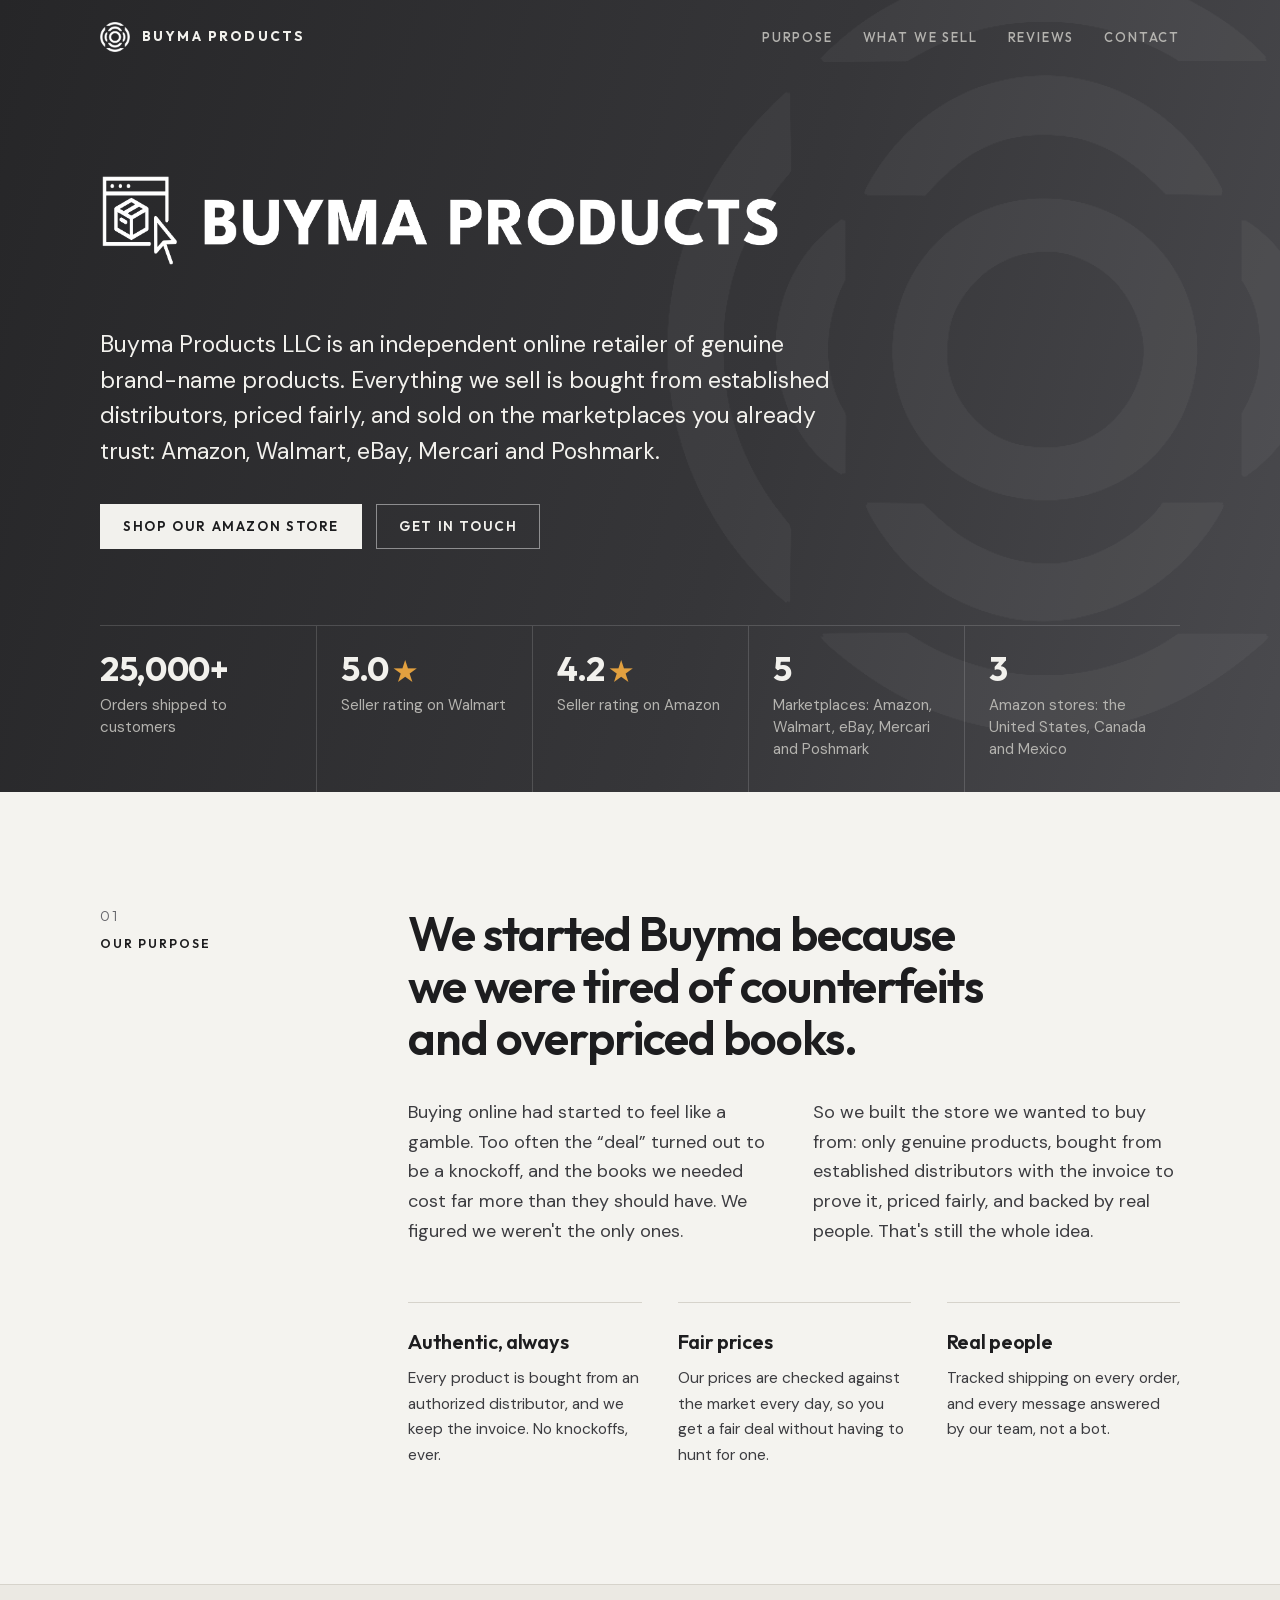
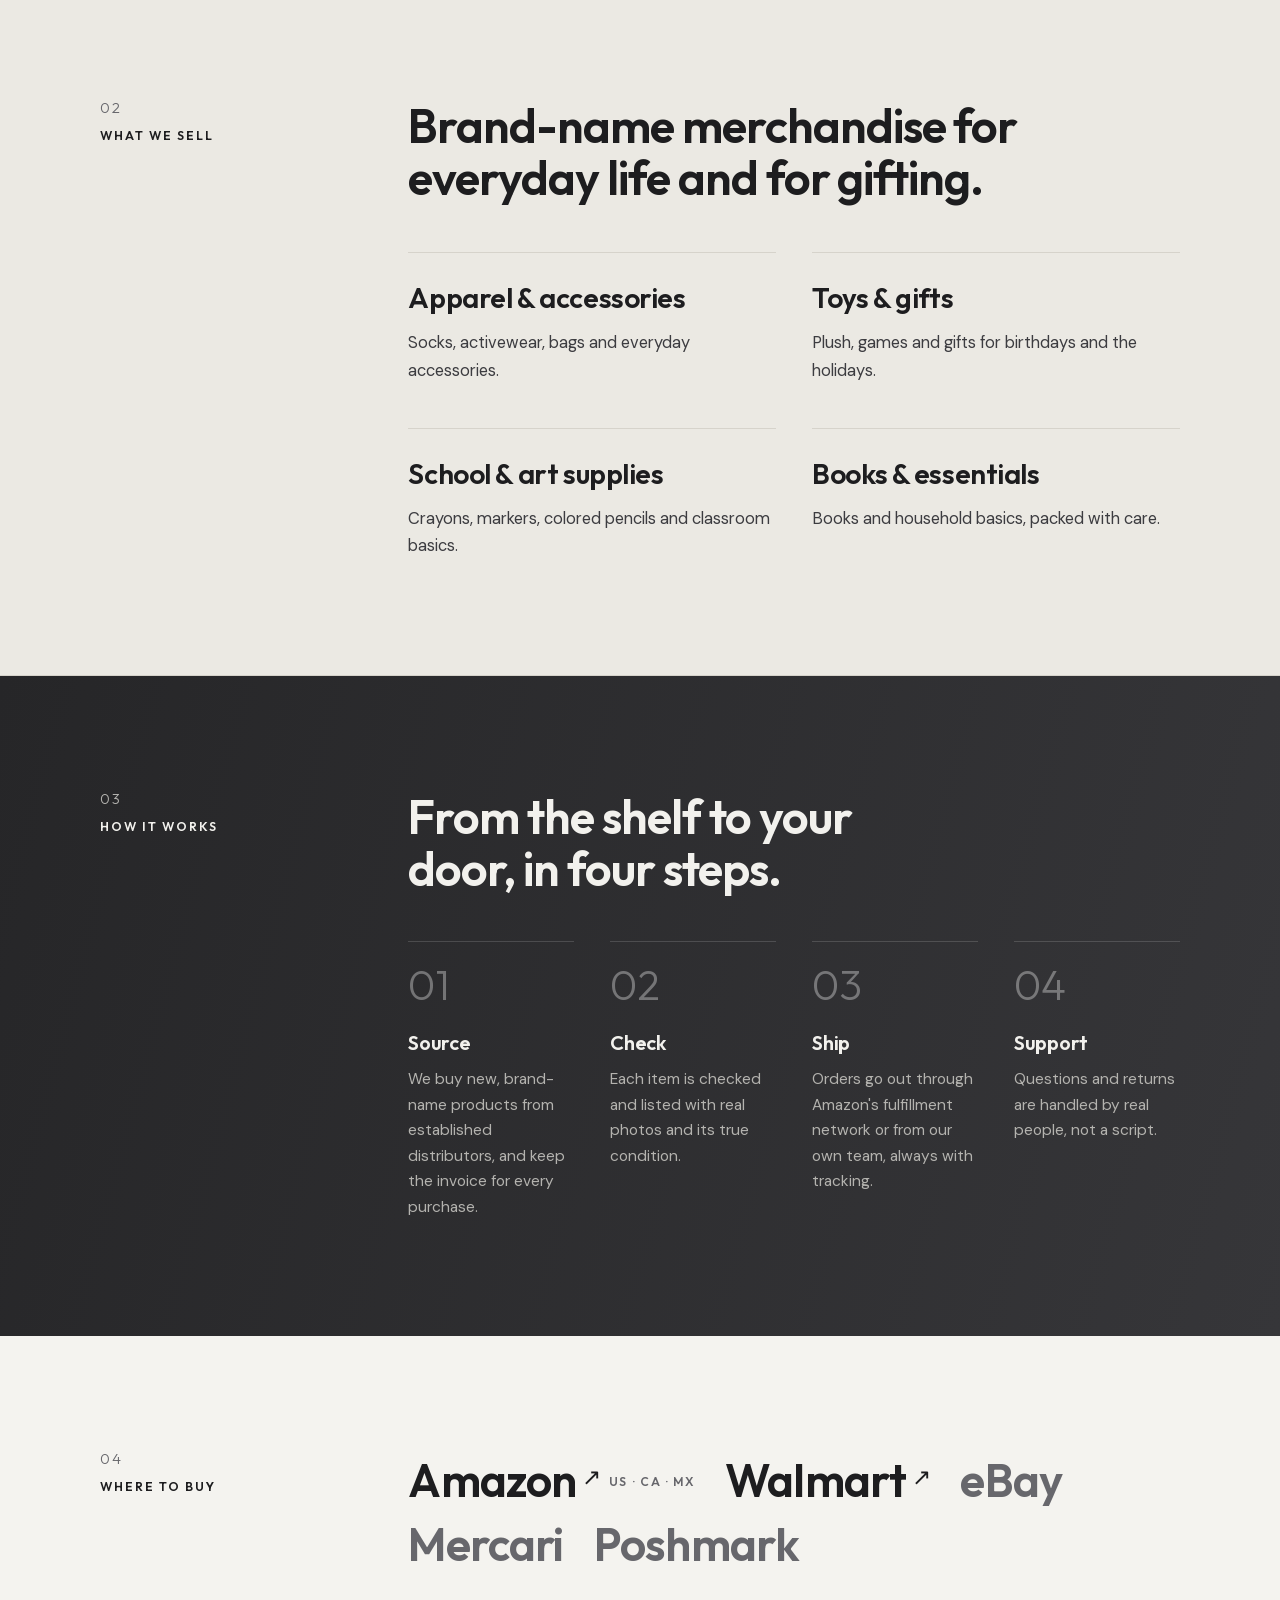
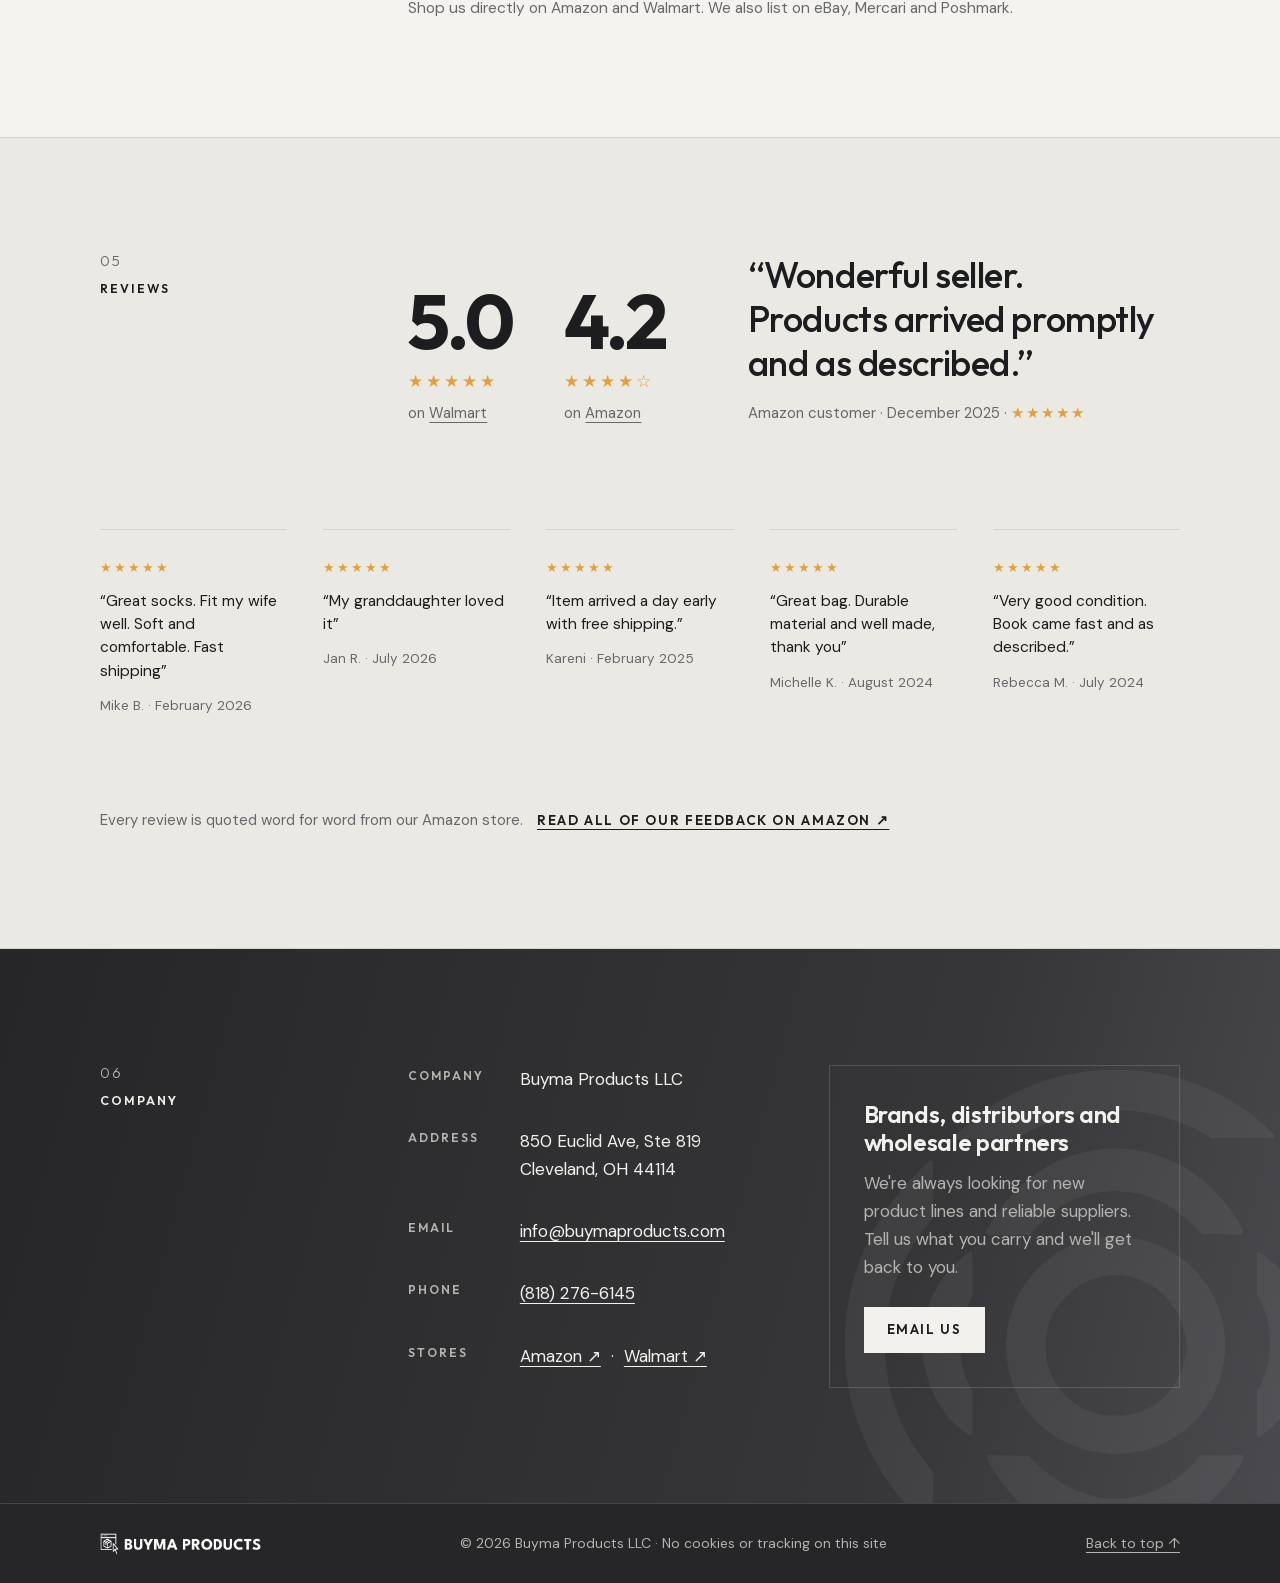
<file: index.html>
<!doctype html>
<html lang="en">
<head>
<meta charset="utf-8">
<meta name="viewport" content="width=device-width, initial-scale=1">
<title>Buyma Products LLC · Genuine brand-name products at fair prices</title>
<meta name="description" content="Buyma Products LLC sells genuine brand-name products at fair prices on Amazon, Walmart Marketplace, eBay, Mercari and Poshmark. Every item is sourced from established distributors.">
<link rel="canonical" href="https://buymaproducts.com/">
<meta name="theme-color" content="#262628">
<link rel="icon" href="/favicon.ico" sizes="any">
<link rel="icon" type="image/png" sizes="32x32" href="/assets/favicon-32.png">
<link rel="apple-touch-icon" href="/assets/apple-touch-icon.png">
<link rel="preload" href="/assets/fonts/Outfit-normal.woff2" as="font" type="font/woff2" crossorigin>
<link rel="preload" href="/assets/fonts/DMSans-normal.woff2" as="font" type="font/woff2" crossorigin>
<meta property="og:type" content="website">
<meta property="og:site_name" content="Buyma Products LLC">
<meta property="og:title" content="Buyma Products LLC">
<meta property="og:description" content="Genuine brand-name products on Amazon, Walmart, eBay and more.">
<meta property="og:url" content="https://buymaproducts.com/">
<meta property="og:image" content="https://buymaproducts.com/assets/og.png">
<meta property="og:image:width" content="1200">
<meta property="og:image:height" content="630">
<meta name="twitter:card" content="summary_large_image">
<link rel="stylesheet" href="/style.css">
<script type="application/ld+json">
{
  "@context": "https://schema.org",
  "@type": "Organization",
  "name": "Buyma Products LLC",
  "url": "https://buymaproducts.com/",
  "logo": "https://buymaproducts.com/assets/logo-512.png",
  "email": "info@buymaproducts.com",
  "telephone": "+1-818-276-6145",
  "address": {
    "@type": "PostalAddress",
    "streetAddress": "850 Euclid Ave Ste 819",
    "addressLocality": "Cleveland",
    "addressRegion": "OH",
    "postalCode": "44114",
    "addressCountry": "US"
  },
  "sameAs": ["https://www.amazon.com/sp?seller=A3UGXQ8UREJ1LC", "https://www.walmart.com/seller/102850688"]
}
</script>
</head>
<body>
<a class="skip" href="#main">Skip to content</a>

<header class="hero">
  <div class="wrap">
    <div class="topbar">
      <a class="brand" href="/" aria-label="Buyma Products, home"><img src="/assets/mark-white.png" alt="" width="30" height="30"><span class="brand-name">Buyma Products</span></a>
      <nav class="menu" aria-label="Main">
        <a href="#purpose">Purpose</a>
        <a class="opt" href="#sell">What we sell</a>
        <a class="opt" href="#reviews">Reviews</a>
        <a href="#contact">Contact</a>
      </nav>
    </div>

    <div class="hero-body">
      <h1 class="brand-h1"><img class="lockup" src="/assets/wordmark-white.png" alt="Buyma Products" width="2095" height="287"></h1>
      <p class="lead">Buyma Products LLC is an independent online retailer of genuine brand-name products. Everything we sell is bought from established distributors, priced fairly, and sold on the marketplaces you already trust: Amazon, Walmart, eBay, Mercari and Poshmark.</p>
      <div class="cta">
        <a class="btn btn-light" href="https://www.amazon.com/s?me=A3UGXQ8UREJ1LC">Shop our Amazon store</a>
        <a class="btn btn-line" href="#contact">Get in touch</a>
      </div>
    </div>

    <div class="facts-row" role="list" aria-label="At a glance">
      <div class="fact" role="listitem"><b>25,000+</b><span>Orders shipped to customers</span></div>
      <div class="fact" role="listitem"><b>5.0<span class="stars" aria-hidden="true">★</span></b><span>Seller rating on Walmart</span></div>
      <div class="fact" role="listitem"><b>4.2<span class="stars" aria-hidden="true">★</span></b><span>Seller rating on Amazon</span></div>
      <div class="fact" role="listitem"><b>5</b><span>Marketplaces: Amazon, Walmart, eBay, Mercari and Poshmark</span></div>
      <div class="fact" role="listitem"><b>3</b><span>Amazon stores: the United States, Canada and Mexico</span></div>
    </div>
  </div>
</header>

<main id="main">
  <section class="sec" id="purpose" aria-labelledby="purpose-title">
    <div class="wrap sec-grid">
      <div class="sec-head"><span class="num">01</span><h2 id="purpose-title">Our purpose</h2></div>
      <div>
        <p class="statement">We started Buyma because we were tired of counterfeits and overpriced books.</p>
        <div class="prose">
          <p>Buying online had started to feel like a gamble. Too often the “deal” turned out to be a knockoff, and the books we needed cost far more than they should have. We figured we weren't the only ones.</p>
          <p>So we built the store we wanted to buy from: only genuine products, bought from established distributors with the invoice to prove it, priced fairly, and backed by real people. That's still the whole idea.</p>
        </div>
        <div class="ruled values">
          <div><h3>Authentic, always</h3><p>Every product is bought from an authorized distributor, and we keep the invoice. No knockoffs, ever.</p></div>
          <div><h3>Fair prices</h3><p>Our prices are checked against the market every day, so you get a fair deal without having to hunt for one.</p></div>
          <div><h3>Real people</h3><p>Tracked shipping on every order, and every message answered by our team, not a bot.</p></div>
        </div>
      </div>
    </div>
  </section>

  <section class="sec alt" id="sell" aria-labelledby="sell-title">
    <div class="wrap sec-grid">
      <div class="sec-head"><span class="num">02</span><h2 id="sell-title">What we sell</h2></div>
      <div>
        <p class="statement">Brand-name merchandise for everyday life and for gifting.</p>
        <div class="ruled catalog" style="margin-top:48px">
          <div><h3>Apparel &amp; accessories</h3><p>Socks, activewear, bags and everyday accessories.</p></div>
          <div><h3>Toys &amp; gifts</h3><p>Plush, games and gifts for birthdays and the holidays.</p></div>
          <div><h3>School &amp; art supplies</h3><p>Crayons, markers, colored pencils and classroom basics.</p></div>
          <div><h3>Books &amp; essentials</h3><p>Books and household basics, packed with care.</p></div>
        </div>
      </div>
    </div>
  </section>

  <section class="sec band" aria-labelledby="how-title">
    <div class="wrap sec-grid">
      <div class="sec-head"><span class="num">03</span><h2 id="how-title">How it works</h2></div>
      <div>
        <p class="statement">From the shelf to your door, in four steps.</p>
        <div class="ruled steps">
          <div><h3>Source</h3><p>We buy new, brand-name products from established distributors, and keep the invoice for every purchase.</p></div>
          <div><h3>Check</h3><p>Each item is checked and listed with real photos and its true condition.</p></div>
          <div><h3>Ship</h3><p>Orders go out through Amazon's fulfillment network or from our own team, always with tracking.</p></div>
          <div><h3>Support</h3><p>Questions and returns are handled by real people, not a script.</p></div>
        </div>
      </div>
    </div>
  </section>

  <section class="sec" aria-labelledby="where-title">
    <div class="wrap sec-grid">
      <div class="sec-head"><span class="num">04</span><h2 id="where-title">Where to buy</h2></div>
      <div>
        <div class="markets">
          <a href="https://www.amazon.com/s?me=A3UGXQ8UREJ1LC">Amazon<span class="arr" aria-hidden="true">↗</span><sup>US · CA · MX</sup></a>
          <a href="https://www.walmart.com/seller/102850688">Walmart<span class="arr" aria-hidden="true">↗</span></a>
          <span>eBay</span>
          <span>Mercari</span>
          <span>Poshmark</span>
        </div>
        <p class="note">Shop us directly on Amazon and Walmart. We also list on eBay, Mercari and Poshmark.</p>
      </div>
    </div>
  </section>

  <section class="sec alt" id="reviews" aria-labelledby="reviews-title">
    <div class="wrap sec-grid">
      <div class="sec-head"><span class="num">05</span><h2 id="reviews-title">Reviews</h2></div>
      <div>
        <div class="reviews-top">
          <div class="scores">
            <div class="score">
              <b>5.0</b>
              <span class="stars" role="img" aria-label="5 out of 5 stars">★★★★★</span>
              <small>on <a href="https://www.walmart.com/seller/102850688">Walmart</a></small>
            </div>
            <div class="score">
              <b>4.2</b>
              <span class="stars" role="img" aria-label="4.2 out of 5 stars">★★★★☆</span>
              <small>on <a href="https://www.amazon.com/sp?seller=A3UGXQ8UREJ1LC">Amazon</a></small>
            </div>
          </div>
          <figure class="feature">
            <blockquote>“Wonderful seller. Products arrived promptly and as described.”</blockquote>
            <figcaption>Amazon customer · December 2025 · <span class="stars" aria-label="5 out of 5 stars">★★★★★</span></figcaption>
          </figure>
        </div>
      </div>
      <div class="ruled quotes span-all">
          <figure><span class="stars" role="img" aria-label="5 out of 5 stars">★★★★★</span><blockquote>“Great socks. Fit my wife well. Soft and comfortable. Fast shipping”</blockquote><figcaption>Mike B. · February 2026</figcaption></figure>
          <figure><span class="stars" role="img" aria-label="5 out of 5 stars">★★★★★</span><blockquote>“My granddaughter loved it”</blockquote><figcaption>Jan R. · July 2026</figcaption></figure>
          <figure><span class="stars" role="img" aria-label="5 out of 5 stars">★★★★★</span><blockquote>“Item arrived a day early with free shipping.”</blockquote><figcaption>Kareni · February 2025</figcaption></figure>
          <figure><span class="stars" role="img" aria-label="5 out of 5 stars">★★★★★</span><blockquote>“Great bag. Durable material and well made, thank you”</blockquote><figcaption>Michelle K. · August 2024</figcaption></figure>
          <figure><span class="stars" role="img" aria-label="5 out of 5 stars">★★★★★</span><blockquote>“Very good condition. Book came fast and as described.”</blockquote><figcaption>Rebecca M. · July 2024</figcaption></figure>
        </div>
      <p class="more-line span-all">Every review is quoted word for word from our Amazon store. <a class="more" href="https://www.amazon.com/sp?seller=A3UGXQ8UREJ1LC">Read all of our feedback on Amazon ↗</a></p>
    </div>
  </section>

  <section class="sec company" id="contact" aria-labelledby="contact-title">
    <div class="wrap sec-grid">
      <div class="sec-head"><span class="num">06</span><h2 id="contact-title">Company</h2></div>
      <div class="company-grid">
        <dl class="facts">
          <dt>Company</dt><dd>Buyma Products LLC</dd>
          <dt>Address</dt><dd>850 Euclid Ave, Ste 819<br>Cleveland, OH 44114</dd>
          <dt>Email</dt><dd><a href="mailto:info@buymaproducts.com">info@buymaproducts.com</a></dd>
          <dt>Phone</dt><dd><a href="tel:+18182766145">(818) 276-6145</a></dd>
          <dt>Stores</dt><dd><a href="https://www.amazon.com/sp?seller=A3UGXQ8UREJ1LC">Amazon ↗</a> &nbsp;·&nbsp; <a href="https://www.walmart.com/seller/102850688">Walmart ↗</a></dd>
        </dl>
        <div class="partner">
          <h3>Brands, distributors and wholesale partners</h3>
          <p>We're always looking for new product lines and reliable suppliers. Tell us what you carry and we'll get back to you.</p>
          <a class="btn btn-light" href="mailto:info@buymaproducts.com?subject=Wholesale%20inquiry">Email us</a>
        </div>
      </div>
    </div>
  </section>
</main>

<footer class="foot">
  <div class="wrap">
    <img src="/assets/wordmark-white.png" alt="Buyma Products" width="161" height="22">
    <span>© 2026 Buyma Products LLC · No cookies or tracking on this site</span>
    <a href="#main">Back to top ↑</a>
  </div>
</footer>
</body>
</html>
</file>
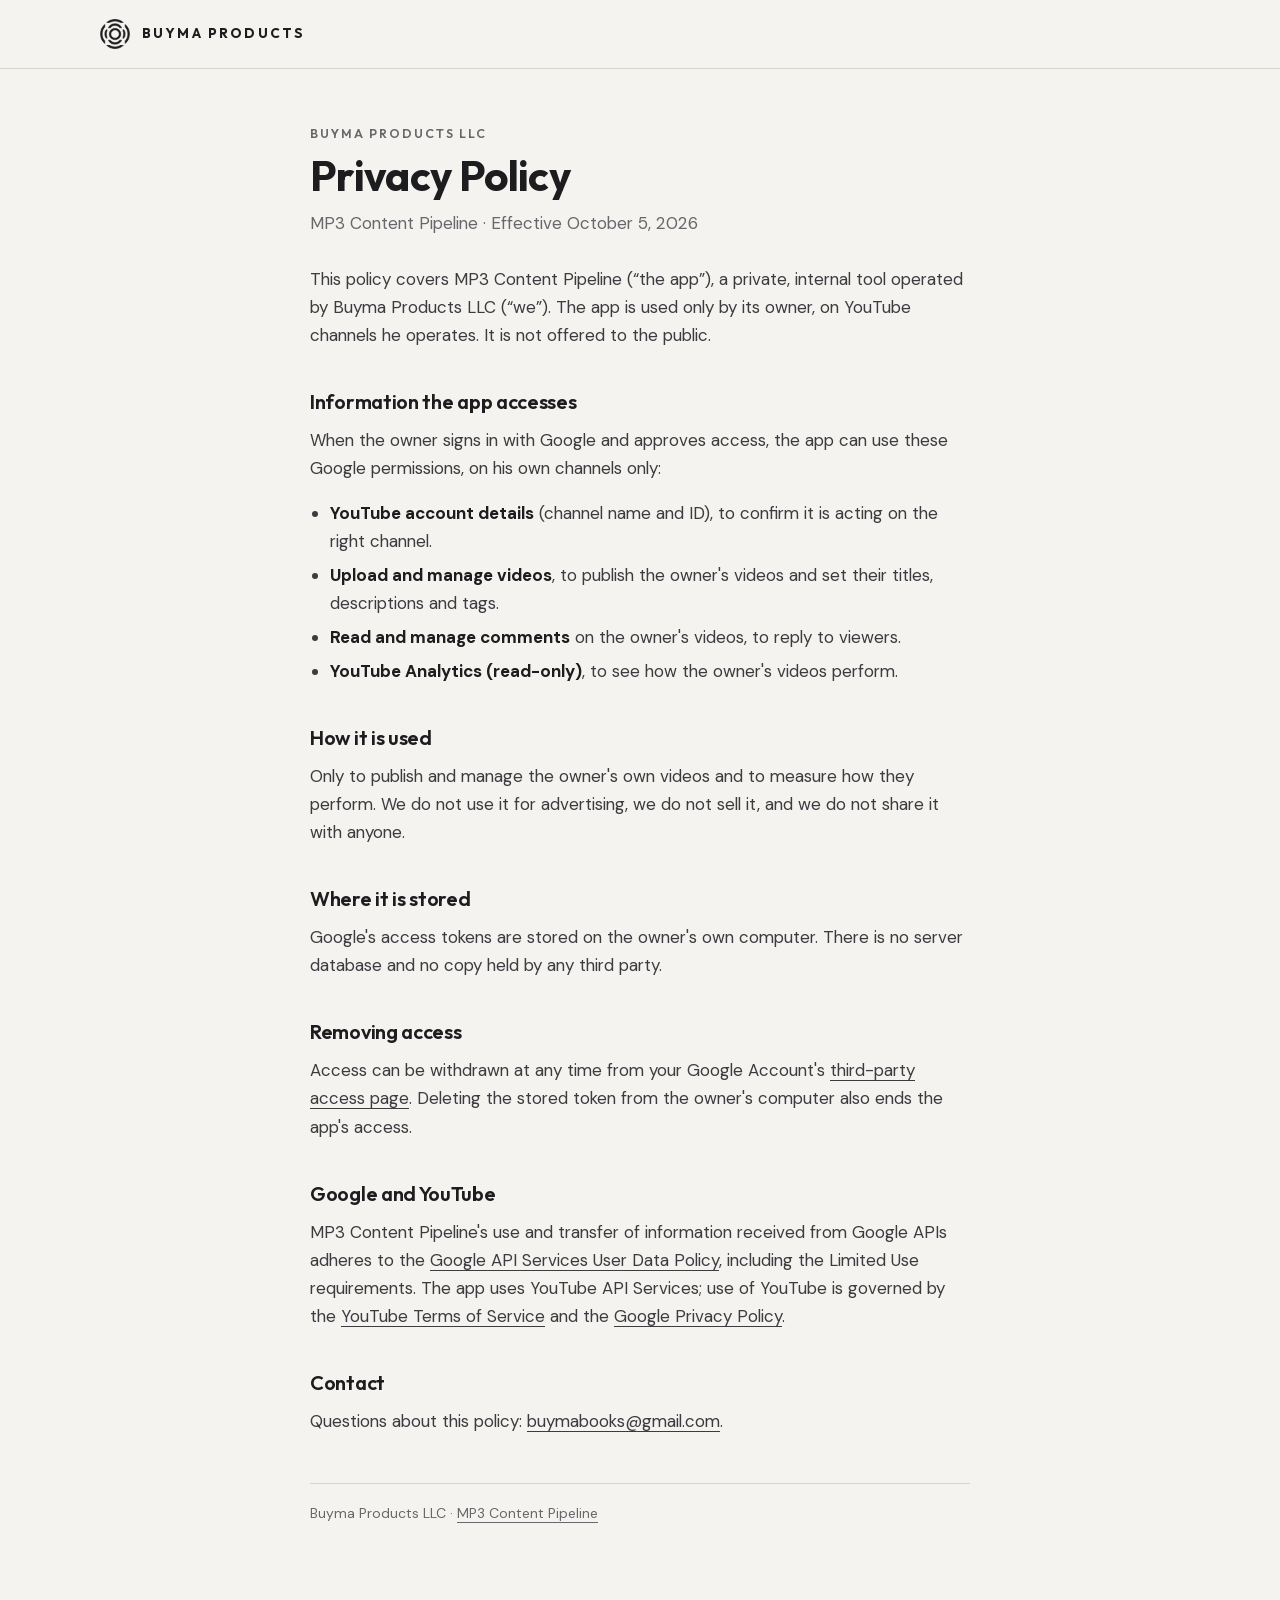
<file: privacy/index.html>
<!doctype html>
<html lang="en">
<head>
<meta charset="utf-8">
<meta name="viewport" content="width=device-width, initial-scale=1">
<title>Privacy Policy · MP3 Content Pipeline · Buyma Products LLC</title>
<meta name="description" content="Privacy policy for MP3 Content Pipeline, a private internal tool operated by Buyma Products LLC.">
<link rel="icon" href="/favicon.ico" sizes="any">
<link rel="icon" type="image/png" sizes="32x32" href="/assets/favicon-32.png">
<link rel="apple-touch-icon" href="/assets/apple-touch-icon.png">
<link rel="stylesheet" href="/style.css">
</head>
<body>
<header class="doc-top">
  <div class="wrap">
    <a class="brand" href="/" aria-label="Buyma Products, home"><img class="mark-light" src="/assets/mark-ink.png" alt="" width="30" height="30"><img class="mark-dark" src="/assets/mark-white.png" alt="" width="30" height="30">Buyma Products</a>
  </div>
</header>
<main class="doc">
  <div class="brand-line">Buyma Products LLC</div>
  <h1>Privacy Policy</h1>
  <p class="sub">MP3 Content Pipeline · Effective October 5, 2026</p>

  <p>This policy covers MP3 Content Pipeline (“the app”), a private, internal tool operated by Buyma Products LLC (“we”). The app is used only by its owner, on YouTube channels he operates. It is not offered to the public.</p>

  <h2>Information the app accesses</h2>
  <p>When the owner signs in with Google and approves access, the app can use these Google permissions, on his own channels only:</p>
  <ul>
    <li><strong>YouTube account details</strong> (channel name and ID), to confirm it is acting on the right channel.</li>
    <li><strong>Upload and manage videos</strong>, to publish the owner's videos and set their titles, descriptions and tags.</li>
    <li><strong>Read and manage comments</strong> on the owner's videos, to reply to viewers.</li>
    <li><strong>YouTube Analytics (read-only)</strong>, to see how the owner's videos perform.</li>
  </ul>

  <h2>How it is used</h2>
  <p>Only to publish and manage the owner's own videos and to measure how they perform. We do not use it for advertising, we do not sell it, and we do not share it with anyone.</p>

  <h2>Where it is stored</h2>
  <p>Google's access tokens are stored on the owner's own computer. There is no server database and no copy held by any third party.</p>

  <h2>Removing access</h2>
  <p>Access can be withdrawn at any time from your Google Account's <a href="https://myaccount.google.com/permissions">third-party access page</a>. Deleting the stored token from the owner's computer also ends the app's access.</p>

  <h2>Google and YouTube</h2>
  <p>MP3 Content Pipeline's use and transfer of information received from Google APIs adheres to the <a href="https://developers.google.com/terms/api-services-user-data-policy">Google API Services User Data Policy</a>, including the Limited Use requirements. The app uses YouTube API Services; use of YouTube is governed by the <a href="https://www.youtube.com/t/terms">YouTube Terms of Service</a> and the <a href="https://policies.google.com/privacy">Google Privacy Policy</a>.</p>

  <h2>Contact</h2>
  <p>Questions about this policy: <a href="mailto:buymabooks@gmail.com">buymabooks@gmail.com</a>.</p>

  <footer>Buyma Products LLC · <a href="/youtube/">MP3 Content Pipeline</a></footer>
</main>
</body>
</html>
</file>
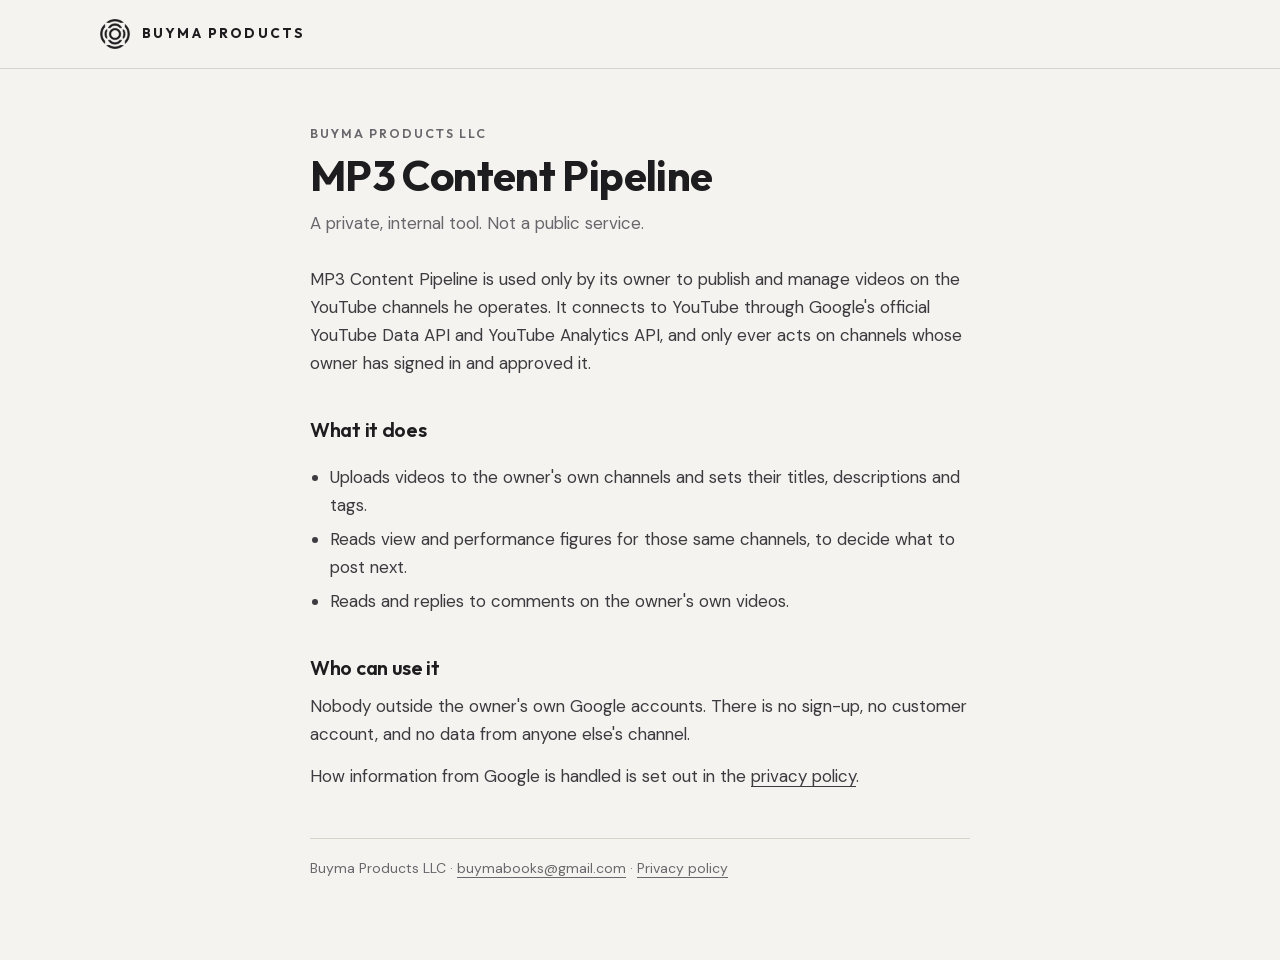
<file: youtube/index.html>
<!doctype html>
<html lang="en">
<head>
<meta charset="utf-8">
<meta name="viewport" content="width=device-width, initial-scale=1">
<title>MP3 Content Pipeline · Buyma Products LLC</title>
<meta name="description" content="MP3 Content Pipeline is a private, internal tool that uploads and manages videos on YouTube channels its owner operates.">
<link rel="icon" href="/favicon.ico" sizes="any">
<link rel="icon" type="image/png" sizes="32x32" href="/assets/favicon-32.png">
<link rel="apple-touch-icon" href="/assets/apple-touch-icon.png">
<link rel="stylesheet" href="/style.css">
</head>
<body>
<header class="doc-top">
  <div class="wrap">
    <a class="brand" href="/" aria-label="Buyma Products, home"><img class="mark-light" src="/assets/mark-ink.png" alt="" width="30" height="30"><img class="mark-dark" src="/assets/mark-white.png" alt="" width="30" height="30">Buyma Products</a>
  </div>
</header>
<main class="doc">
  <div class="brand-line">Buyma Products LLC</div>
  <h1>MP3 Content Pipeline</h1>
  <p class="sub">A private, internal tool. Not a public service.</p>

  <p>MP3 Content Pipeline is used only by its owner to publish and manage videos on the YouTube channels he operates. It connects to YouTube through Google's official YouTube Data API and YouTube Analytics API, and only ever acts on channels whose owner has signed in and approved it.</p>

  <h2>What it does</h2>
  <ul>
    <li>Uploads videos to the owner's own channels and sets their titles, descriptions and tags.</li>
    <li>Reads view and performance figures for those same channels, to decide what to post next.</li>
    <li>Reads and replies to comments on the owner's own videos.</li>
  </ul>

  <h2>Who can use it</h2>
  <p>Nobody outside the owner's own Google accounts. There is no sign-up, no customer account, and no data from anyone else's channel.</p>

  <p>How information from Google is handled is set out in the <a href="/privacy/">privacy policy</a>.</p>

  <footer>Buyma Products LLC · <a href="mailto:buymabooks@gmail.com">buymabooks@gmail.com</a> · <a href="/privacy/">Privacy policy</a></footer>
</main>
</body>
</html>
</file>
<file: style.css>
/* Buyma Products LLC: one stylesheet for every page on buymaproducts.com.
   Charcoal and paper, from the banner and ring logo. Fonts are served from this site (no third-party requests). */
@font-face{font-family:'DM Sans';font-style:italic;font-weight:400;font-display:swap;src:url(/assets/fonts/DMSans-italic.woff2) format('woff2');unicode-range:U+0000-00FF, U+0131, U+0152-0153, U+02BB-02BC, U+02C6, U+02DA, U+02DC, U+0304, U+0308, U+0329, U+2000-206F, U+20AC, U+2122, U+2191, U+2193, U+2212, U+2215, U+FEFF, U+FFFD}
@font-face{font-family:'DM Sans';font-style:normal;font-weight:300 700;font-display:swap;src:url(/assets/fonts/DMSans-normal.woff2) format('woff2');unicode-range:U+0000-00FF, U+0131, U+0152-0153, U+02BB-02BC, U+02C6, U+02DA, U+02DC, U+0304, U+0308, U+0329, U+2000-206F, U+20AC, U+2122, U+2191, U+2193, U+2212, U+2215, U+FEFF, U+FFFD}
@font-face{font-family:'Outfit';font-style:normal;font-weight:300 800;font-display:swap;src:url(/assets/fonts/Outfit-normal.woff2) format('woff2');unicode-range:U+0000-00FF, U+0131, U+0152-0153, U+02BB-02BC, U+02C6, U+02DA, U+02DC, U+0304, U+0308, U+0329, U+2000-206F, U+20AC, U+2122, U+2191, U+2193, U+2212, U+2215, U+FEFF, U+FFFD}

:root{
  --paper:#f4f3ef; --paper-2:#ebe9e3;
  --ink:#1d1d1f; --text:#3c3c40; --muted:#67676c; --rule:#d6d3cb;
  --char:#262628; --char-2:#363639; --char-3:#4a4a4e;
  --on-dark:#f2f1ed; --on-dark-2:#b4b3af; --on-dark-rule:rgba(255,255,255,.15);
  --star:#e2a03f;
  --display:"Outfit",ui-sans-serif,-apple-system,"Segoe UI",Helvetica,Arial,sans-serif;
  --body:"DM Sans",ui-sans-serif,-apple-system,"Segoe UI",Helvetica,Arial,sans-serif;
  --max:1160px; --gutter:clamp(20px,4vw,40px);
  color-scheme:light;
}
@media (prefers-color-scheme:dark){
  :root{
    --paper:#151517; --paper-2:#1b1b1e;
    --ink:#f2f1ed; --text:#cfcdc8; --muted:#9b9ba0; --rule:#2e2e32;
    --char:#0f0f11; --char-2:#1c1c1f; --char-3:#2a2a2e;
    color-scheme:dark;
  }
}

*,*::before,*::after{box-sizing:border-box}
html{-webkit-text-size-adjust:100%;scroll-behavior:smooth}
@media (prefers-reduced-motion:reduce){html{scroll-behavior:auto}*{transition:none!important}}
body{margin:0;background:var(--paper);color:var(--text);font:400 17px/1.65 var(--body);
  -webkit-font-smoothing:antialiased;text-rendering:optimizeLegibility}
img{max-width:100%;height:auto;display:block}
a{color:inherit;text-decoration:underline;text-decoration-thickness:1px;text-underline-offset:4px}
a:hover{text-decoration-thickness:2px}
:focus-visible{outline:2px solid currentColor;outline-offset:4px}
h1,h2,h3{font-family:var(--display);color:var(--ink);font-weight:700;letter-spacing:-.015em;margin:0}
p{margin:0}
h1,.statement,.feature blockquote{text-wrap:balance}
.wrap{max-width:var(--max);margin:0 auto;padding:0 var(--gutter)}
.skip{position:absolute;left:-9999px;top:0}
.skip:focus{left:16px;top:12px;z-index:20;background:#fff;color:#1d1d1f;padding:10px 14px}
.label{font:600 12.5px/1.3 var(--display);letter-spacing:.16em;text-transform:uppercase;color:var(--muted)}
.stars{color:var(--star);letter-spacing:2px}

/* buttons: square, quiet, uppercase */
.btn{display:inline-flex;align-items:center;justify-content:center;gap:10px;padding:15px 22px;border:1.5px solid transparent;
  font:600 13.5px/1 var(--display);letter-spacing:.12em;text-transform:uppercase;text-decoration:none;transition:background .15s,border-color .15s,color .15s}
.btn-light{background:var(--on-dark);color:#1d1d1f}
.btn-light:hover{background:#fff}
.btn-line{border-color:rgba(255,255,255,.45);color:var(--on-dark)}
.btn-line:hover{border-color:#fff}
.btn-ink{background:var(--ink);color:var(--paper)}

/* hero: the banner, extended */
.hero{position:relative;overflow:hidden;color:var(--on-dark);background:linear-gradient(105deg,var(--char) 0%,var(--char-2) 58%,var(--char-3) 100%)}
.hero::after{content:"";position:absolute;right:-12vw;top:44%;width:min(64vw,780px);aspect-ratio:1;transform:translateY(-50%);
  background:url(/assets/mark-white.png) center/contain no-repeat;opacity:.045;pointer-events:none}
.topbar{position:relative;z-index:2;display:flex;align-items:center;justify-content:space-between;gap:20px;padding:22px 0}
.brand{display:inline-flex;align-items:center;gap:12px;color:var(--on-dark);text-decoration:none;
  font:700 13.5px/1 var(--display);letter-spacing:.16em;text-transform:uppercase;white-space:nowrap}
.brand img{width:30px;height:30px}
.menu{display:flex;gap:30px}
.menu a{color:var(--on-dark-2);text-decoration:none;font:500 13px/1 var(--display);letter-spacing:.14em;text-transform:uppercase}
.menu a:hover{color:var(--on-dark)}
.hero-body{position:relative;z-index:1;padding:clamp(44px,8vw,100px) 0 clamp(44px,6vw,76px)}
.lockup{width:min(680px,100%);margin-bottom:clamp(34px,5.5vw,60px)}
.hero h1{color:var(--on-dark);font-size:clamp(36px,5.6vw,66px);line-height:1.03;max-width:12.5em}
.hero .brand-h1{margin:0;font-size:0;line-height:0;max-width:none}
.hero .lead{color:var(--on-dark);font-size:clamp(18px,2vw,23px);line-height:1.55;max-width:33em;margin-top:0}
.cta{display:flex;flex-wrap:wrap;gap:14px;margin-top:34px}
.facts-row{position:relative;z-index:1;display:grid;grid-template-columns:repeat(5,1fr);border-top:1px solid var(--on-dark-rule)}
.fact{padding:26px 24px 32px 0}
.fact+.fact{padding-left:24px;border-left:1px solid var(--on-dark-rule)}
.fact b{display:block;font:700 34px/1 var(--display);color:var(--on-dark);letter-spacing:-.01em}
.fact b .stars{font-size:26px;letter-spacing:0;margin-left:4px}
.fact>span{display:block;margin-top:9px;color:var(--on-dark-2);font-size:15px;line-height:1.45}

/* sections: a label column and a content column, ruled like a catalog */
.sec{padding:clamp(64px,9vw,118px) 0}
.sec+.sec{border-top:1px solid var(--rule)}
.sec.alt{background:var(--paper-2)}
.sec-grid{display:grid;grid-template-columns:minmax(140px,1fr) 3fr;gap:clamp(22px,4vw,64px)}
.sec-head .num{display:block;font:300 15px/1 var(--display);letter-spacing:.1em;color:var(--muted);margin-bottom:12px}
.sec-head h2{font:600 12.5px/1.3 var(--display);letter-spacing:.16em;text-transform:uppercase;color:var(--ink)}
.statement{font:600 clamp(28px,3.7vw,48px)/1.1 var(--display);color:var(--ink);letter-spacing:-.022em;max-width:17em}
.prose{display:grid;grid-template-columns:1fr 1fr;gap:clamp(20px,3vw,40px);margin-top:34px;font-size:18px;color:var(--text)}
.ruled{display:grid;gap:0 clamp(20px,3vw,36px)}
.ruled>*{border-top:1px solid var(--rule);padding-top:22px}
.ruled h3{font-size:20px;font-weight:600}
.ruled p{margin-top:8px;font-size:15.5px}
.values{grid-template-columns:repeat(3,1fr);margin-top:56px}
.catalog{grid-template-columns:1fr 1fr;row-gap:44px}
.catalog h3{font-size:clamp(22px,2.4vw,28px)}
.catalog p{font-size:16.5px;max-width:28em}

/* process band */
.band{background:linear-gradient(105deg,var(--char),var(--char-2));color:var(--on-dark)}
.sec.band+.sec{border-top:0}
.band .sec-head .num{color:var(--on-dark-2)}
.band .sec-head h2,.band h3,.band .statement{color:var(--on-dark)}
.steps{grid-template-columns:repeat(4,1fr);counter-reset:step;margin-top:46px}
.band .ruled>*{border-top-color:var(--on-dark-rule)}
.steps>div::before{counter-increment:step;content:"0" counter(step);display:block;font:300 42px/1 var(--display);color:rgba(255,255,255,.34);margin-bottom:20px}
.steps p{color:var(--on-dark-2)}

/* where to buy */
.markets{display:flex;flex-wrap:wrap;align-items:baseline;gap:4px 30px;font:600 clamp(26px,3.7vw,46px)/1.3 var(--display);letter-spacing:-.015em}
.markets>*{color:var(--muted);text-decoration:none}
.markets a{color:var(--ink)}
.markets a:hover{text-decoration:underline;text-decoration-thickness:2px}
.markets .arr{font-size:.5em;vertical-align:.5em;margin-left:6px;font-weight:400}
.markets sup{font:600 12px/1 var(--display);letter-spacing:.14em;color:var(--muted);margin-left:8px;vertical-align:.9em}
.note{margin-top:22px;color:var(--muted);font-size:15.5px}

/* reviews */
.reviews-top{display:grid;grid-template-columns:1.2fr 1.8fr;gap:clamp(24px,4vw,56px);align-items:end}
.scores{display:grid;grid-template-columns:1fr 1fr;gap:24px}
.score small{white-space:nowrap}
.score b{display:block;font:700 clamp(52px,6vw,76px)/.9 var(--display);color:var(--ink);letter-spacing:-.035em}
.score .stars{display:block;font-size:17px;letter-spacing:3px;margin:12px 0 6px}
.score small{display:block;color:var(--muted);font-size:15px}
.feature{margin:0}
.feature blockquote{margin:0;font:500 clamp(24px,2.9vw,36px)/1.22 var(--display);color:var(--ink);letter-spacing:-.012em}
.feature figcaption{margin-top:16px;color:var(--muted);font-size:15px}
.quotes{grid-template-columns:repeat(5,1fr);margin-top:52px}
.span-all{grid-column:1/-1}
.quotes figure{margin:0}
.quotes .stars{font-size:13px}
.quotes blockquote{margin:10px 0 0;color:var(--ink);font-size:15.5px;line-height:1.5}
.quotes figcaption{margin-top:12px;color:var(--muted);font-size:13.5px}
.more-line{margin-top:40px;color:var(--muted);font-size:15px}
.more{margin-left:10px;font:600 13.5px/1 var(--display);letter-spacing:.12em;text-transform:uppercase;color:var(--ink)}

/* company: the closing band */
.company{position:relative;overflow:hidden;background:linear-gradient(105deg,var(--char),var(--char-2) 70%,var(--char-3));color:var(--on-dark)}
.company::after{content:"";position:absolute;right:-9vw;bottom:-22%;width:min(48vw,560px);aspect-ratio:1;
  background:url(/assets/mark-white.png) center/contain no-repeat;opacity:.05;pointer-events:none}
.company .sec-head .num{color:var(--on-dark-2)}
.company .sec-head h2,.company h3{color:var(--on-dark)}
.company-grid{position:relative;z-index:1;display:grid;grid-template-columns:1.05fr 1fr;gap:clamp(28px,4vw,56px)}
.facts{margin:0;display:grid;grid-template-columns:max-content 1fr;gap:16px 36px}
.facts dt{font:600 12px/1.9 var(--display);letter-spacing:.16em;text-transform:uppercase;color:var(--on-dark-2)}
.facts dd{margin:0;color:var(--on-dark)}
.partner{border:1px solid var(--on-dark-rule);padding:clamp(24px,3vw,34px)}
.partner h3{font-size:24px;font-weight:600;line-height:1.2}
.partner p{color:var(--on-dark-2);margin:12px 0 26px}

/* footer */
.foot{background:var(--char);color:var(--on-dark-2);border-top:1px solid var(--on-dark-rule);padding:28px 0;font-size:14px}
.foot .wrap{display:flex;flex-wrap:wrap;align-items:center;justify-content:space-between;gap:14px 28px}
.foot img{height:22px;width:auto}
.foot a{color:var(--on-dark-2)}
.foot a:hover{color:var(--on-dark)}

/* document pages: /youtube, /privacy, 404 */
.doc-top{border-bottom:1px solid var(--rule)}
.doc-top .wrap{display:flex;align-items:center;min-height:68px}
.doc-top .brand{color:var(--ink)}
.doc{max-width:740px;margin:0 auto;padding:56px var(--gutter) 80px}
.doc .brand-line{font:600 12.5px/1.3 var(--display);letter-spacing:.16em;text-transform:uppercase;color:var(--muted)}
.doc h1{font-size:clamp(30px,4.4vw,42px);line-height:1.08;margin:12px 0 10px}
.doc h2{font-size:20px;font-weight:600;margin:36px 0 8px}
.doc .sub{color:var(--muted);margin:0 0 28px}
.doc p+p{margin-top:14px}
.doc ul{padding-left:20px}
.doc li+li{margin-top:6px}
.doc strong{color:var(--ink)}
.doc footer{border-top:1px solid var(--rule);margin-top:48px;padding-top:18px;font-size:14px;color:var(--muted)}
.mark-dark{display:none}
@media (prefers-color-scheme:dark){.mark-light{display:none}.mark-dark{display:block}}

@media (max-width:960px){
  .sec-grid,.reviews-top,.company-grid,.prose{grid-template-columns:1fr}
  .steps{grid-template-columns:1fr 1fr;row-gap:40px}
  .facts-row{grid-template-columns:1fr 1fr}
  .fact:nth-child(odd){padding-left:0;border-left:0}
  .fact:nth-child(n+3){border-top:1px solid var(--on-dark-rule)}
  .scores{max-width:520px}
  .quotes{grid-template-columns:1fr 1fr;row-gap:30px}
  .menu{gap:20px}
}
@media (max-width:640px){
  body{font-size:16.5px}
  .menu a.opt{display:none}
  .topbar .brand-name{display:none}
  .menu{gap:22px}
  .facts-row{grid-template-columns:1fr}
  .fact{padding:20px 0}
  .fact+.fact{padding-left:0;border-left:0;border-top:1px solid var(--on-dark-rule)}
  .values,.catalog,.steps,.quotes{grid-template-columns:1fr}
  .values,.catalog{row-gap:32px}
  .cta .btn{flex:1 1 100%}
  .facts{grid-template-columns:1fr;gap:2px}
  .facts dd{margin-bottom:14px}
  .hero::after{right:-40vw;width:110vw;top:30%}
}
</file>
